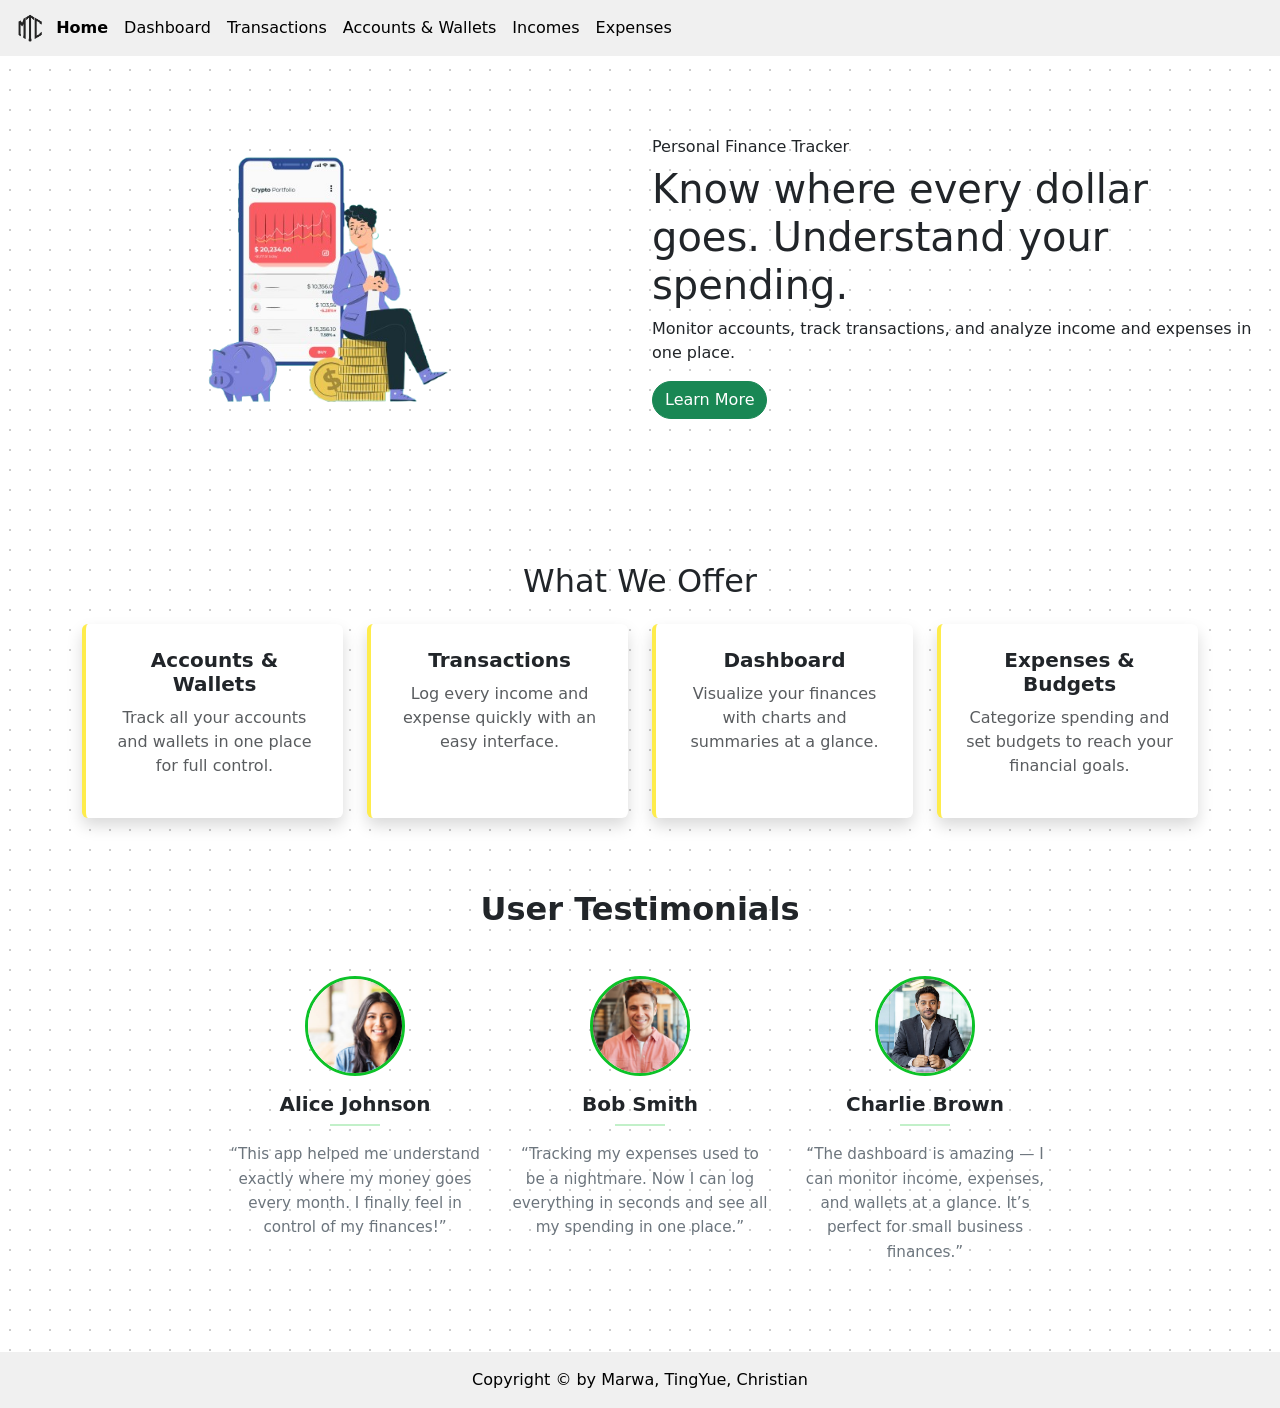
<file: index.html>
<!DOCTYPE html>
<html lang="en">

<head>
    <meta charset="UTF-8">
    <meta name="viewport" content="width=device-width, initial-scale=1.0">
    <link rel="stylesheet" type="text/css" media="screen" href="asset/css/index.css" />
    <link rel="stylesheet" type="text/css" media="screen" href="asset/css/custom.css" />
    <link href="https://cdn.jsdelivr.net/npm/bootstrap@5.3.3/dist/css/bootstrap.min.css" rel="stylesheet" />
    <link href="https://fonts.googleapis.com/css?family=Titillium+Web:400,600,700" rel="stylesheet" />
    <title>Personal Finance Tracker</title>
</head>

<body class="home-body">
    <header>
        <nav class="navbar navbar-expand-sm navbar-dark">
            <div class="container-fluid">
                <img src="asset/img/logo.png" class="navbar-brand-img" alt="Logo" />
                <button class="navbar-toggler" type="button" data-bs-toggle="collapse"
                    data-bs-target="#collapsibleNavbar">
                    <span class="navbar-toggler-icon"></span>
                </button>
                <div class="collapse navbar-collapse" id="collapsibleNavbar">
                    <ul class="navbar-nav">
                        <li class="nav-item">
                            <a class="nav-link active" href="index.html">Home</a>
                        </li>
                        <li class="nav-item active">
                            <a class="nav-link " href="dashboard.html">Dashboard</a>
                        </li>
                        <li class="nav-item">
                            <a class="nav-link" href="transactions.html">Transactions</a>
                        </li>
                        <li>
                            <a class="nav-link" href="accountWallets.html">Accounts & Wallets</a>
                        </li>
                        <li class="nav-item">
                            <a class="nav-link" href="incomes.html">Incomes</a>
                        </li>
                        <li class="nav-item">
                            <a class="nav-link" href="expenses.html">Expenses</a>
                        </li>
                    </ul>
                </div>
            </div>
        </nav>
    </header>

    <section class="hero">
        <div class="container-fluid">
            <div class="row align-items-center">
                <div class="col-lg-6 hero-image">
                    <img src="asset/img/demo.png">
                </div>

                <div class="col-lg-6">
                    <h6>Personal Finance Tracker</h6>
                    <h1>Know where every dollar goes. Understand your<br>spending.</h1>
                    <p>Monitor accounts, track transactions, and analyze income and expenses in one place.</p>
                    <button type="button" class="btn btn-success rounded-pill learn-more-btn"
                        onclick="document.getElementById('what-we-offer').scrollIntoView({ behavior: 'smooth' });">Learn
                        More</button>
                </div>
            </div>

            <!-- What We Offer Section -->
            <div id="what-we-offer" class="container offer-container">
                <h2 class="mb-4 text-center">What We Offer</h2>

                <div class="row text-center">
                    <!-- Feature 1 -->
                    <div class="col-lg-3 col-md-6 mb-4">
                        <div class="offer-card shadow p-4 rounded h-100 bg-white">
                            <h5>Accounts & Wallets</h5>
                            <p class="text-muted">
                                Track all your accounts and wallets in one place for full control.
                            </p>
                        </div>
                    </div>

                    <!-- Feature 2 -->
                    <div class="col-lg-3 col-md-6 mb-4">
                        <div class="offer-card shadow p-4 rounded h-100 bg-white">
                            <h5>Transactions</h5>
                            <p class="text-muted">
                                Log every income and expense quickly with an easy interface.
                            </p>
                        </div>
                    </div>

                    <!-- Feature 3 -->
                    <div class="col-lg-3 col-md-6 mb-4">
                        <div class="offer-card shadow p-4 rounded h-100 bg-white">
                            <h5>Dashboard</h5>
                            <p class="text-muted">
                                Visualize your finances with charts and summaries at a glance.
                            </p>
                        </div>
                    </div>

                    <!-- Feature 4 -->
                    <div class="col-lg-3 col-md-6 mb-4">
                        <div class="offer-card shadow p-4 rounded h-100 bg-white">
                            <h5>Expenses & Budgets</h5>
                            <p class="text-muted">
                                Categorize spending and set budgets to reach your financial goals.
                            </p>
                        </div>
                    </div>
                </div>
            </div>

            <!-- User Testimonials Section -->
            <div class="container mt-5">
                <h2 class="section-title text-center mb-5">User Testimonials</h2>

                <div class="row justify-content-center">
                    <!-- Testimonial 1 -->
                    <div class="col-lg-3 col-md-6 text-center mb-5">
                        <img src="asset/img/user1.jpg" alt="Alice Johnson" class="testimonial-avatar mb-3">
                        <h5 class="testimonial-name mb-2">Alice Johnson</h5>
                        <hr class="testimonial-divider mx-auto">
                        <p class="testimonial-quote mt-3">
                            “This app helped me understand exactly where my money goes every month. I finally feel in
                            control of my finances!”
                        </p>
                    </div>

                    <!-- Testimonial 2 -->
                    <div class="col-lg-3 col-md-6 text-center mb-5">
                        <img src="asset/img/user2.jpg" alt="Bob Smith" class="testimonial-avatar mb-3">
                        <h5 class="testimonial-name mb-2">Bob Smith</h5>
                        <hr class="testimonial-divider mx-auto">
                        <p class="testimonial-quote mt-3">
                            “Tracking my expenses used to be a nightmare. Now I can log everything in seconds and see
                            all my spending in one place.”
                        </p>
                    </div>

                    <!-- Testimonial 3 -->
                    <div class="col-lg-3 col-md-6 text-center mb-5">
                        <img src="asset/img/user3.jpg" alt="Charlie Brown" class="testimonial-avatar mb-3">
                        <h5 class="testimonial-name mb-2">Charlie Brown</h5>
                        <hr class="testimonial-divider mx-auto">
                        <p class="testimonial-quote mt-3">
                            “The dashboard is amazing — I can monitor income, expenses, and wallets at a glance. It’s
                            perfect for small business finances.”
                        </p>
                    </div>
                </div>
            </div>
    </section>

    <!-- Footer -->
    <footer class="footer text-center text-black py-3 mt-4">
        <div class="container">
            Copyright &copy; by Marwa, TingYue, Christian
        </div>
    </footer>

    <script src="https://cdn.jsdelivr.net/npm/bootstrap@5.3.3/dist/js/bootstrap.bundle.min.js"></script>
</body>

</html>
</file>
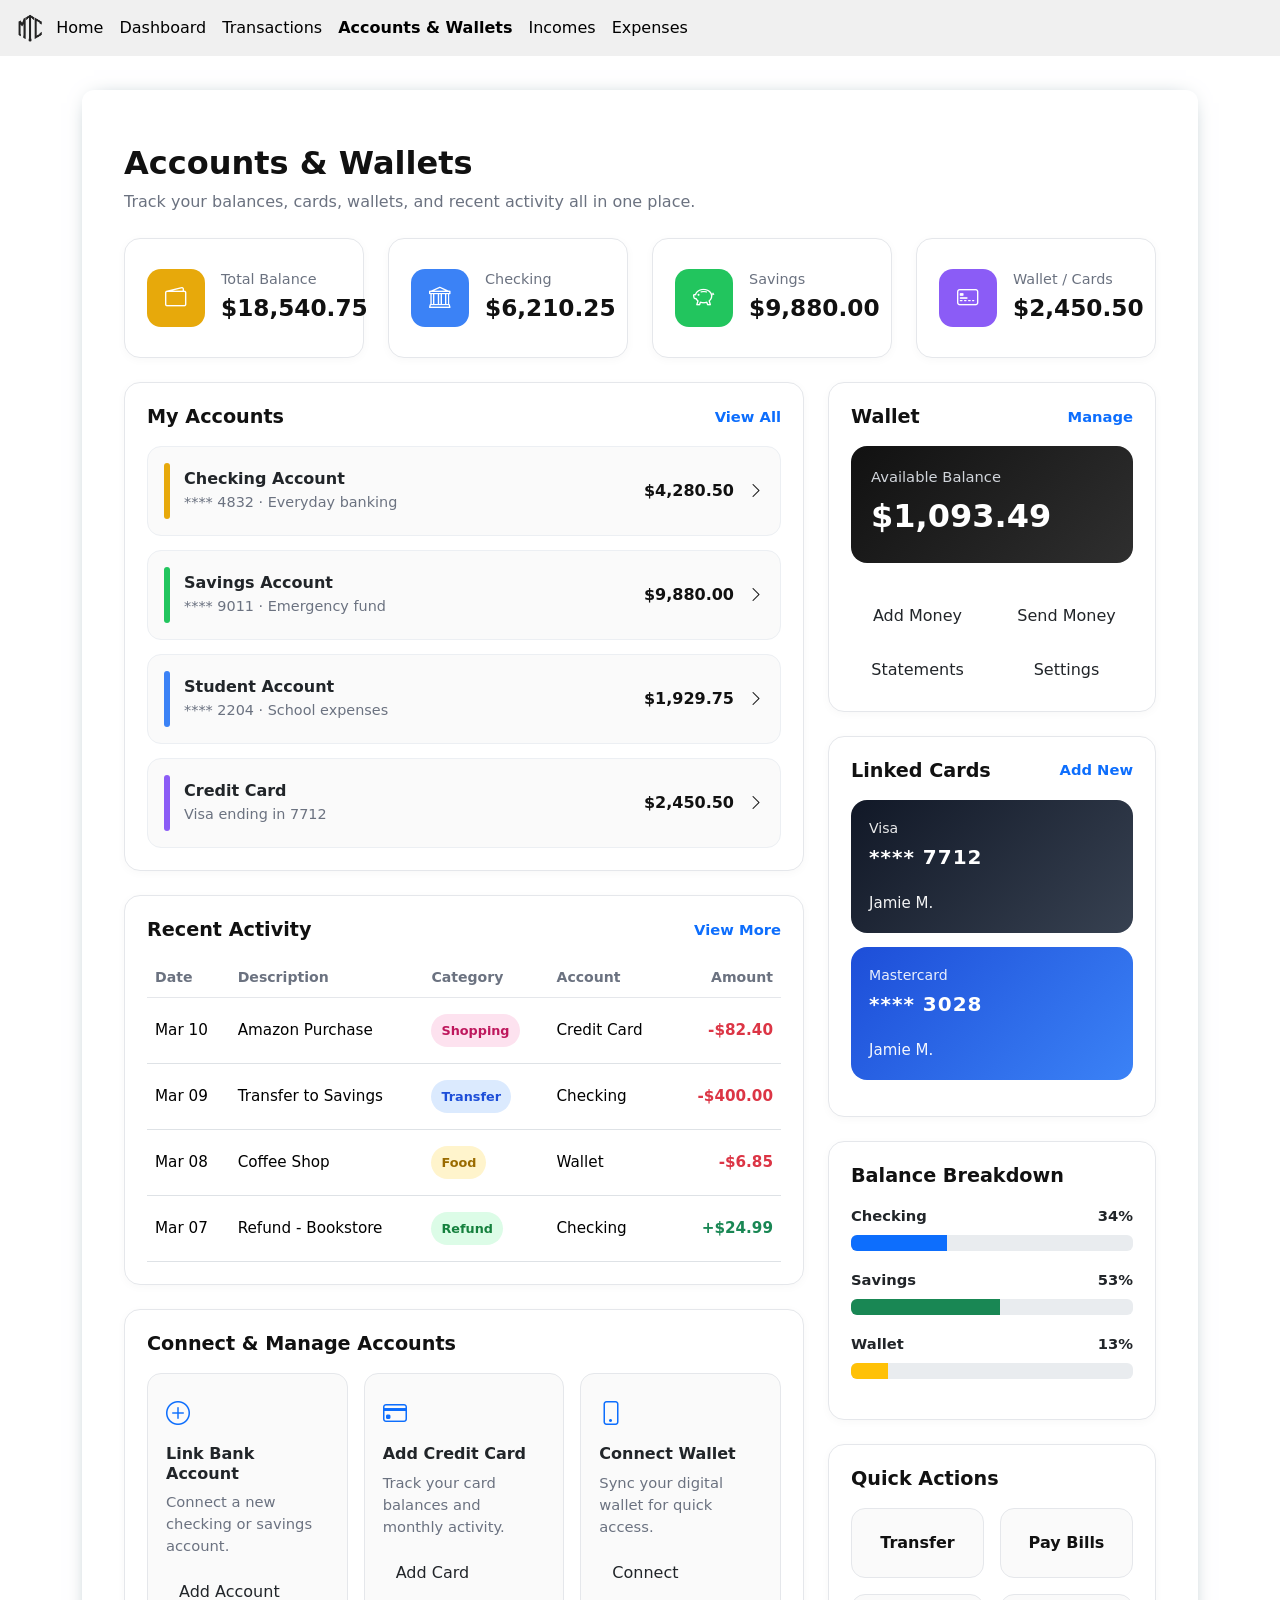
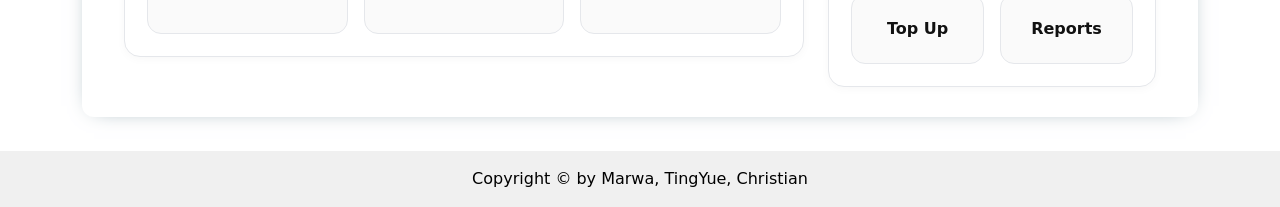
<file: accountWallets.html>
<!doctype html>
<html lang="en">

<head>
    <!-- Page setup / styles -->
    <meta charset="UTF-8" />
    <meta name="viewport" content="width=device-width, initial-scale=1.0" />
    <title>Accounts & Wallets - Personal Finance Tracker</title>

    <link rel="stylesheet" href="./asset/css/custom.css" />
    <link rel="stylesheet" href="./asset/css/accountWallets.css" />
    <link href="https://cdn.jsdelivr.net/npm/bootstrap@5.3.3/dist/css/bootstrap.min.css" rel="stylesheet" />
    <link href="https://fonts.googleapis.com/css?family=Titillium+Web:400,600,700" rel="stylesheet" />
    <link rel="stylesheet" href="https://cdn.jsdelivr.net/npm/bootstrap-icons@1.11.3/font/bootstrap-icons.min.css" />
</head>

<body>
    <!-- Navigation bar -->
    <header>
        <nav class="navbar navbar-expand-sm navbar-dark">
            <div class="container-fluid">
                <img src="asset/img/logo.png" class="navbar-brand-img" alt="Logo" />
                <button class="navbar-toggler" type="button" data-bs-toggle="collapse"
                    data-bs-target="#collapsibleNavbar">
                    <span class="navbar-toggler-icon"></span>
                </button>
                <div class="collapse navbar-collapse" id="collapsibleNavbar">
                    <ul class="navbar-nav">
                        <li class="nav-item">
                            <a class="nav-link" href="index.html">Home</a>
                        </li>
                        <li class="nav-item active">
                            <a class="nav-link" href="dashboard.html">Dashboard</a>
                        </li>
                        <li class="nav-item">
                            <a class="nav-link" href="transactions.html">Transactions</a>
                        </li>
                        <li>
                            <a class="nav-link active" href="accountWallets.html">Accounts & Wallets</a>
                        </li>
                        <li class="nav-item">
                            <a class="nav-link" href="incomes.html">Incomes</a>
                        </li>
                        <li class="nav-item">
                            <a class="nav-link" href="expenses.html">Expenses</a>
                        </li>
                    </ul>
                </div>
            </div>
        </nav>
    </header>

    <!-- Main page content -->
    <div id="wrapper">
        <div class="content-area">
            <div class="container-xl mt-4">
                <div class="row">
                    <div class="col-md-12">
                        <div class="box" style="padding: 30px;">
                            <main class="accounts-page container">
                                <!-- Page heading -->
                                <div class="page-heading mb-4">
                                    <h1>Accounts &amp; Wallets</h1>
                                    <p>
                                        Track your balances, cards, wallets, and recent activity all
                                        in one place.
                                    </p>
                                </div>

                                <!-- Top summary cards -->
                                <div class="row g-4 mb-4">
                                    <div class="col-md-6 col-xl-3">
                                        <div class="dashboard-card summary-card">
                                            <div class="summary-icon gold-bg">
                                                <i class="bi bi-wallet2"></i>
                                            </div>
                                            <div>
                                                <h6>Total Balance</h6>
                                                <h3>$18,540.75</h3>
                                            </div>
                                        </div>
                                    </div>

                                    <div class="col-md-6 col-xl-3">
                                        <div class="dashboard-card summary-card">
                                            <div class="summary-icon blue-bg">
                                                <i class="bi bi-bank"></i>
                                            </div>
                                            <div>
                                                <h6>Checking</h6>
                                                <h3>$6,210.25</h3>
                                            </div>
                                        </div>
                                    </div>

                                    <div class="col-md-6 col-xl-3">
                                        <div class="dashboard-card summary-card">
                                            <div class="summary-icon green-bg">
                                                <i class="bi bi-piggy-bank"></i>
                                            </div>
                                            <div>
                                                <h6>Savings</h6>
                                                <h3>$9,880.00</h3>
                                            </div>
                                        </div>
                                    </div>

                                    <div class="col-md-6 col-xl-3">
                                        <div class="dashboard-card summary-card">
                                            <div class="summary-icon purple-bg">
                                                <i class="bi bi-credit-card-2-front"></i>
                                            </div>
                                            <div>
                                                <h6>Wallet / Cards</h6>
                                                <h3>$2,450.50</h3>
                                            </div>
                                        </div>
                                    </div>
                                </div>

                                <div class="row g-4">
                                    <!-- Left column -->
                                    <div class="col-xl-8">
                                        <!-- Accounts list -->
                                        <div class="dashboard-card mb-4">
                                            <div class="section-top">
                                                <h4>My Accounts</h4>
                                                <a href="#">View All</a>
                                            </div>

                                            <div class="account-item">
                                                <div class="account-left">
                                                    <div class="account-strip gold-bg"></div>
                                                    <div>
                                                        <h5>Checking Account</h5>
                                                        <p>**** 4832 · Everyday banking</p>
                                                    </div>
                                                </div>
                                                <div class="account-right">
                                                    <strong>$4,280.50</strong>
                                                    <i class="bi bi-chevron-right"></i>
                                                </div>
                                            </div>

                                            <div class="account-item">
                                                <div class="account-left">
                                                    <div class="account-strip green-bg"></div>
                                                    <div>
                                                        <h5>Savings Account</h5>
                                                        <p>**** 9011 · Emergency fund</p>
                                                    </div>
                                                </div>
                                                <div class="account-right">
                                                    <strong>$9,880.00</strong>
                                                    <i class="bi bi-chevron-right"></i>
                                                </div>
                                            </div>

                                            <div class="account-item">
                                                <div class="account-left">
                                                    <div class="account-strip blue-bg"></div>
                                                    <div>
                                                        <h5>Student Account</h5>
                                                        <p>**** 2204 · School expenses</p>
                                                    </div>
                                                </div>
                                                <div class="account-right">
                                                    <strong>$1,929.75</strong>
                                                    <i class="bi bi-chevron-right"></i>
                                                </div>
                                            </div>

                                            <div class="account-item mb-0">
                                                <div class="account-left">
                                                    <div class="account-strip purple-bg"></div>
                                                    <div>
                                                        <h5>Credit Card</h5>
                                                        <p>Visa ending in 7712</p>
                                                    </div>
                                                </div>
                                                <div class="account-right">
                                                    <strong>$2,450.50</strong>
                                                    <i class="bi bi-chevron-right"></i>
                                                </div>
                                            </div>
                                        </div>

                                        <!-- Recent transactions/activity -->
                                        <div class="dashboard-card mb-4">
                                            <div class="section-top">
                                                <h4>Recent Activity</h4>
                                                <a href="#">View More</a>
                                            </div>

                                            <div class="table-responsive">
                                                <table class="table activity-table align-middle mb-0">
                                                    <thead>
                                                        <tr>
                                                            <th>Date</th>
                                                            <th>Description</th>
                                                            <th>Category</th>
                                                            <th>Account</th>
                                                            <th class="text-end">Amount</th>
                                                        </tr>
                                                    </thead>
                                                    <tbody>
                                                        <tr>
                                                            <td>Mar 10</td>
                                                            <td>Amazon Purchase</td>
                                                            <td>
                                                                <span class="soft-badge pink-badge">Shopping</span>
                                                            </td>
                                                            <td>Credit Card</td>
                                                            <td class="text-end text-danger fw-bold">
                                                                -$82.40
                                                            </td>
                                                        </tr>
                                                        <tr>
                                                            <td>Mar 09</td>
                                                            <td>Transfer to Savings</td>
                                                            <td>
                                                                <span class="soft-badge blue-badge">Transfer</span>
                                                            </td>
                                                            <td>Checking</td>
                                                            <td class="text-end text-danger fw-bold">
                                                                -$400.00
                                                            </td>
                                                        </tr>
                                                        <tr>
                                                            <td>Mar 08</td>
                                                            <td>Coffee Shop</td>
                                                            <td>
                                                                <span class="soft-badge yellow-badge">Food</span>
                                                            </td>
                                                            <td>Wallet</td>
                                                            <td class="text-end text-danger fw-bold">
                                                                -$6.85
                                                            </td>
                                                        </tr>
                                                        <tr>
                                                            <td>Mar 07</td>
                                                            <td>Refund - Bookstore</td>
                                                            <td>
                                                                <span class="soft-badge green-badge">Refund</span>
                                                            </td>
                                                            <td>Checking</td>
                                                            <td class="text-end text-success fw-bold">
                                                                +$24.99
                                                            </td>
                                                        </tr>
                                                    </tbody>
                                                </table>
                                            </div>
                                        </div>

                                        <!-- Account management section -->
                                        <div class="dashboard-card">
                                            <div class="section-top">
                                                <h4>Connect &amp; Manage Accounts</h4>
                                            </div>

                                            <div class="row g-3">
                                                <div class="col-md-4">
                                                    <div class="manage-box">
                                                        <i class="bi bi-plus-circle"></i>
                                                        <h6>Link Bank Account</h6>
                                                        <p>
                                                            Connect a new checking or savings
                                                            account.
                                                        </p>
                                                        <button class="btn manage-btn">
                                                            Add Account
                                                        </button>
                                                    </div>
                                                </div>

                                                <div class="col-md-4">
                                                    <div class="manage-box">
                                                        <i class="bi bi-credit-card"></i>
                                                        <h6>Add Credit Card</h6>
                                                        <p>
                                                            Track your card balances and monthly
                                                            activity.
                                                        </p>
                                                        <button class="btn manage-btn">
                                                            Add Card
                                                        </button>
                                                    </div>
                                                </div>

                                                <div class="col-md-4">
                                                    <div class="manage-box">
                                                        <i class="bi bi-phone"></i>
                                                        <h6>Connect Wallet</h6>
                                                        <p>
                                                            Sync your digital wallet for quick
                                                            access.
                                                        </p>
                                                        <button class="btn manage-btn">
                                                            Connect
                                                        </button>
                                                    </div>
                                                </div>
                                            </div>
                                        </div>
                                    </div>

                                    <!-- Right column -->
                                    <div class="col-xl-4">
                                        <!-- Wallet panel -->
                                        <div class="dashboard-card mb-4">
                                            <div class="section-top">
                                                <h4>Wallet</h4>
                                                <a href="#">Manage</a>
                                            </div>

                                            <div class="wallet-box">
                                                <p>Available Balance</p>
                                                <h2>$1,093.49</h2>

                                            </div>

                                            <div class="row g-3 mt-1">
                                                <div class="col-6">
                                                    <button class="btn quick-btn w-100">
                                                        Add Money
                                                    </button>
                                                </div>
                                                <div class="col-6">
                                                    <button class="btn quick-btn w-100">
                                                        Send Money
                                                    </button>
                                                </div>
                                                <div class="col-6">
                                                    <button class="btn quick-btn w-100">
                                                        Statements
                                                    </button>
                                                </div>
                                                <div class="col-6">
                                                    <button class="btn quick-btn w-100">
                                                        Settings
                                                    </button>
                                                </div>
                                            </div>
                                        </div>

                                        <!-- Linked cards -->
                                        <div class="dashboard-card mb-4">
                                            <div class="section-top">
                                                <h4>Linked Cards</h4>
                                                <a href="#">Add New</a>
                                            </div>

                                            <div class="mini-card dark-card">
                                                <p>Visa</p>
                                                <h5>**** 7712</h5>
                                                <span>Jamie M.</span>
                                            </div>

                                            <div class="mini-card blue-card">
                                                <p>Mastercard</p>
                                                <h5>**** 3028</h5>
                                                <span>Jamie M.</span>
                                            </div>
                                        </div>

                                        <!-- Balance breakdown -->
                                        <div class="dashboard-card mb-4">
                                            <div class="section-top">
                                                <h4>Balance Breakdown</h4>
                                            </div>

                                            <div class="breakdown-item">
                                                <div class="d-flex justify-content-between">
                                                    <span>Checking</span>
                                                    <span>34%</span>
                                                </div>
                                                <div class="progress">
                                                    <div class="progress-bar bg-primary" style="width: 34%"></div>
                                                </div>
                                            </div>

                                            <div class="breakdown-item">
                                                <div class="d-flex justify-content-between">
                                                    <span>Savings</span>
                                                    <span>53%</span>
                                                </div>
                                                <div class="progress">
                                                    <div class="progress-bar bg-success" style="width: 53%"></div>
                                                </div>
                                            </div>

                                            <div class="breakdown-item">
                                                <div class="d-flex justify-content-between">
                                                    <span>Wallet</span>
                                                    <span>13%</span>
                                                </div>
                                                <div class="progress">
                                                    <div class="progress-bar bg-warning" style="width: 13%"></div>
                                                </div>
                                            </div>
                                        </div>

                                        <!-- Quick action buttons -->
                                        <div class="dashboard-card">
                                            <div class="section-top">
                                                <h4>Quick Actions</h4>
                                            </div>

                                            <div class="row g-3">
                                                <div class="col-6">
                                                    <div class="action-box">Transfer</div>
                                                </div>
                                                <div class="col-6">
                                                    <div class="action-box">Pay Bills</div>
                                                </div>
                                                <div class="col-6">
                                                    <div class="action-box">Top Up</div>
                                                </div>
                                                <div class="col-6">
                                                    <div class="action-box">Reports</div>
                                                </div>
                                            </div>
                                        </div>
                                    </div>
                                </div>
                            </main>
                        </div>
                    </div>
                </div>
            </div>
        </div>
    </div>

    <!-- Footer -->
    <footer class="footer text-center text-black py-3 mt-4">
        <div class="container">
            Copyright &copy; by Marwa, TingYue, Christian
        </div>
    </footer>

    <script src="https://cdn.jsdelivr.net/npm/bootstrap@5.3.3/dist/js/bootstrap.bundle.min.js"></script>
</body>

</html>
</file>
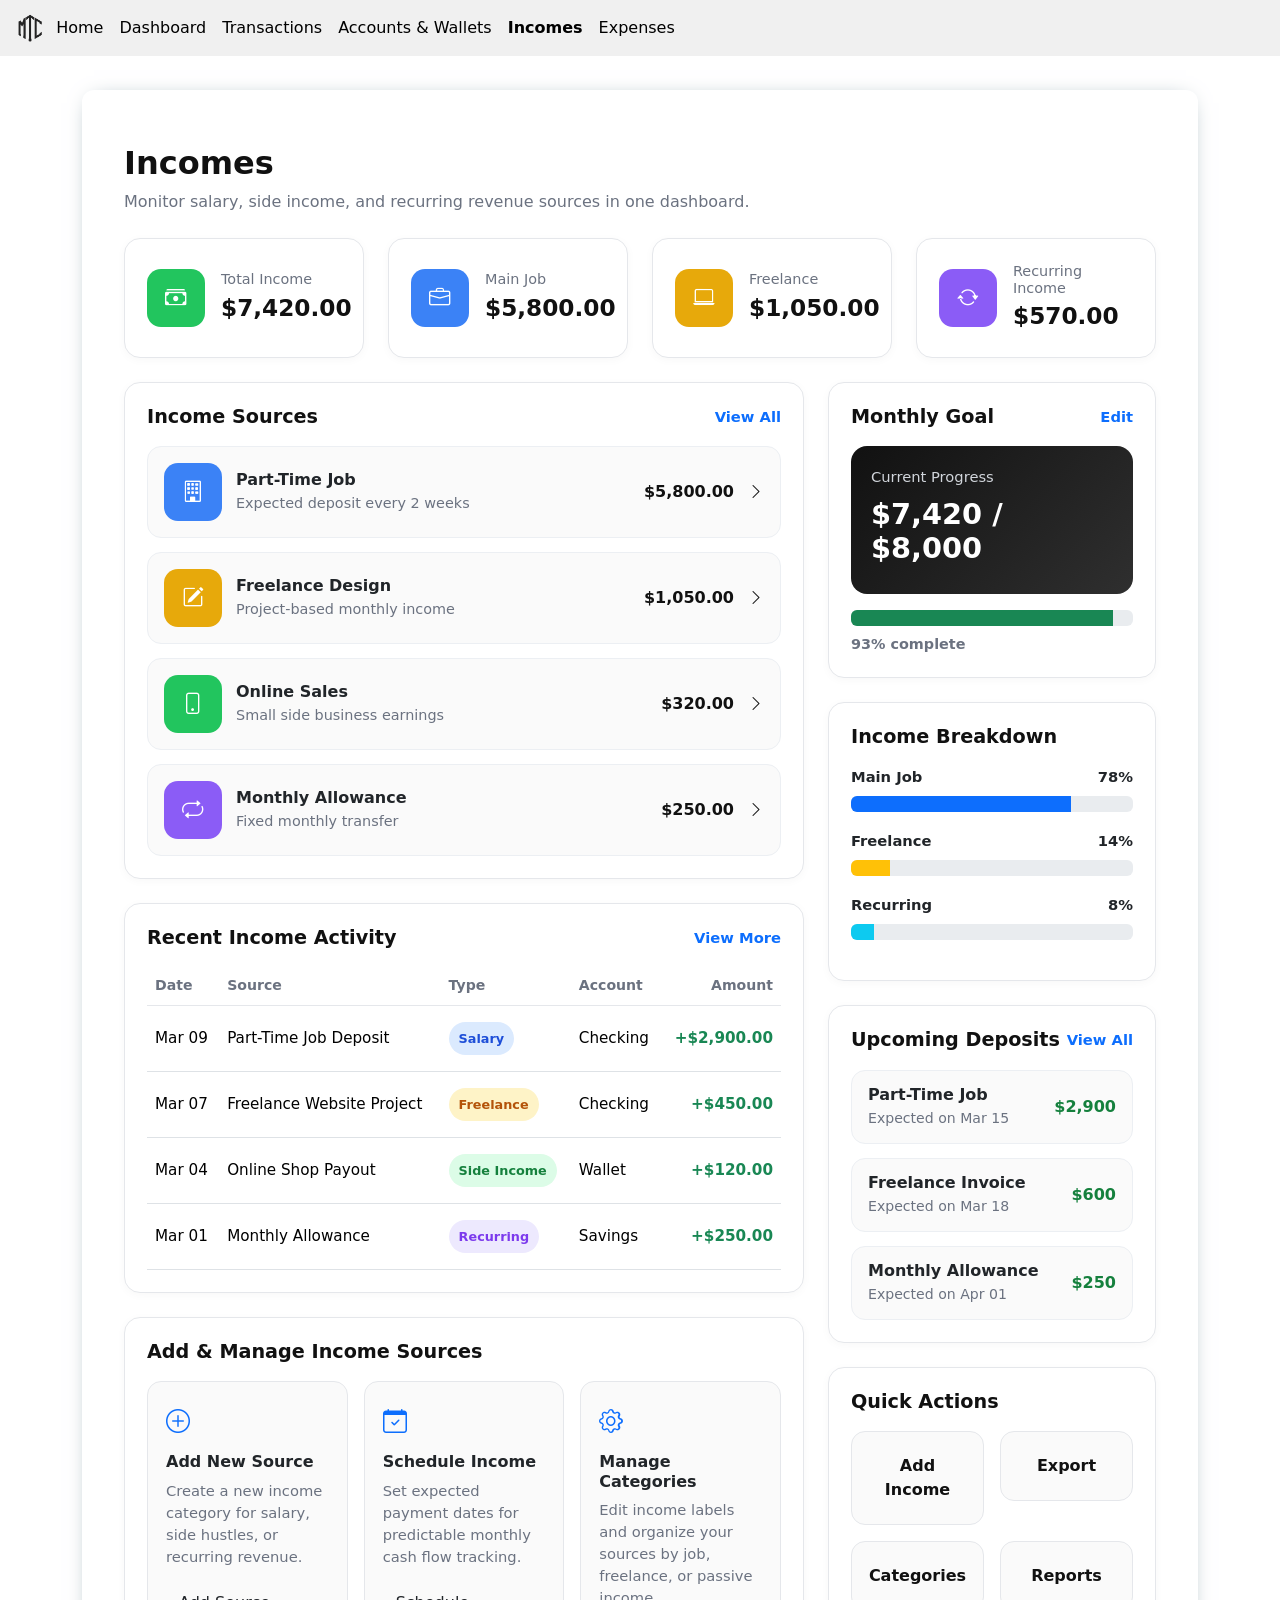
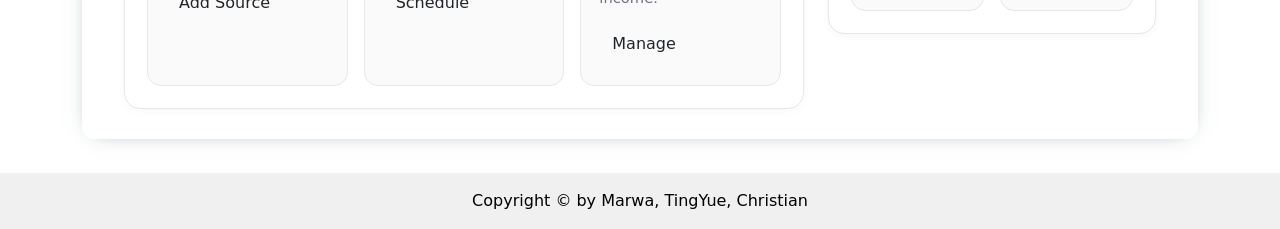
<file: incomes.html>
<!doctype html>
<html lang="en">

<head>
    <!-- Page setup / styles -->
    <meta charset="UTF-8" />
    <meta name="viewport" content="width=device-width, initial-scale=1.0" />
    <title>Incomes - Personal Finance Tracker</title>
    <link rel="stylesheet" type="text/css" media="screen" href="./asset/css/income.css" />
    <link rel="stylesheet" type="text/css" media="screen" href="./asset/css/custom.css" />

    <link href="https://cdn.jsdelivr.net/npm/bootstrap@5.3.3/dist/css/bootstrap.min.css" rel="stylesheet" />
    <link href="https://cdn.jsdelivr.net/npm/bootstrap@5.3.3/dist/css/bootstrap.min.css" rel="stylesheet" />
    <link rel="stylesheet" href="https://cdn.jsdelivr.net/npm/bootstrap-icons@1.11.3/font/bootstrap-icons.min.css" />
</head>

<body>
    <!-- Navigation bar -->
    <header>
        <nav class="navbar navbar-expand-sm navbar-dark">
            <div class="container-fluid">
                <img src="asset/img/logo.png" class="navbar-brand-img" alt="Logo" />
                <button class="navbar-toggler" type="button" data-bs-toggle="collapse"
                    data-bs-target="#collapsibleNavbar">
                    <span class="navbar-toggler-icon"></span>
                </button>
                <div class="collapse navbar-collapse" id="collapsibleNavbar">
                    <ul class="navbar-nav">
                        <li class="nav-item">
                            <a class="nav-link" href="index.html">Home</a>
                        </li>
                        <li class="nav-item active">
                            <a class="nav-link " href="dashboard.html">Dashboard</a>
                        </li>
                        <li class="nav-item">
                            <a class="nav-link" href="transactions.html">Transactions</a>
                        </li>
                        <li>
                            <a class="nav-link" href="accountWallets.html">Accounts & Wallets</a>
                        </li>
                        <li class="nav-item">
                            <a class="nav-link active" href="incomes.html">Incomes</a>
                        </li>
                        <li class="nav-item">
                            <a class="nav-link" href="expenses.html">Expenses</a>
                        </li>
                    </ul>
                </div>
            </div>
        </nav>
    </header>

    <!-- Main page content -->
    <div id="wrapper">
        <div class="content-area">
            <div class="container-xl mt-4">
                <div class="row">
                    <div class="col-md-12">
                        <div class="box" style="padding: 30px;">
                            <main class="incomes-page container-xl">
                                <!-- Page heading -->
                                <div class="page-heading mb-4">
                                    <h1>Incomes</h1>
                                    <p>
                                        Monitor salary, side income, and recurring revenue sources
                                        in one dashboard.
                                    </p>
                                </div>

                                <!-- Top summary cards -->
                                <div class="row g-4 mb-4">
                                    <div class="col-md-6 col-xl-3">
                                        <div class="income-card summary-card">
                                            <div class="summary-icon green-bg">
                                                <i class="bi bi-cash-stack"></i>
                                            </div>
                                            <div>
                                                <h6>Total Income</h6>
                                                <h3>$7,420.00</h3>
                                            </div>
                                        </div>
                                    </div>

                                    <div class="col-md-6 col-xl-3">
                                        <div class="income-card summary-card">
                                            <div class="summary-icon blue-bg">
                                                <i class="bi bi-briefcase"></i>
                                            </div>
                                            <div>
                                                <h6>Main Job</h6>
                                                <h3>$5,800.00</h3>
                                            </div>
                                        </div>
                                    </div>

                                    <div class="col-md-6 col-xl-3">
                                        <div class="income-card summary-card">
                                            <div class="summary-icon gold-bg">
                                                <i class="bi bi-laptop"></i>
                                            </div>
                                            <div>
                                                <h6>Freelance</h6>
                                                <h3>$1,050.00</h3>
                                            </div>
                                        </div>
                                    </div>

                                    <div class="col-md-6 col-xl-3">
                                        <div class="income-card summary-card">
                                            <div class="summary-icon purple-bg">
                                                <i class="bi bi-arrow-repeat"></i>
                                            </div>
                                            <div>
                                                <h6>Recurring Income</h6>
                                                <h3>$570.00</h3>
                                            </div>
                                        </div>
                                    </div>
                                </div>

                                <div class="row g-4">
                                    <!-- Left column -->
                                    <div class="col-xl-8">
                                        <!-- Income sources -->
                                        <div class="income-card mb-4">
                                            <div class="section-top">
                                                <h4>Income Sources</h4>
                                                <a href="#">View All</a>
                                            </div>

                                            <div class="source-item">
                                                <div class="source-left">
                                                    <div class="source-icon blue-bg">
                                                        <i class="bi bi-building"></i>
                                                    </div>
                                                    <div>
                                                        <h5>Part-Time Job</h5>
                                                        <p>Expected deposit every 2 weeks</p>
                                                    </div>
                                                </div>
                                                <div class="source-right">
                                                    <strong>$5,800.00</strong>
                                                    <i class="bi bi-chevron-right"></i>
                                                </div>
                                            </div>

                                            <div class="source-item">
                                                <div class="source-left">
                                                    <div class="source-icon gold-bg">
                                                        <i class="bi bi-pencil-square"></i>
                                                    </div>
                                                    <div>
                                                        <h5>Freelance Design</h5>
                                                        <p>Project-based monthly income</p>
                                                    </div>
                                                </div>
                                                <div class="source-right">
                                                    <strong>$1,050.00</strong>
                                                    <i class="bi bi-chevron-right"></i>
                                                </div>
                                            </div>

                                            <div class="source-item">
                                                <div class="source-left">
                                                    <div class="source-icon green-bg">
                                                        <i class="bi bi-phone"></i>
                                                    </div>
                                                    <div>
                                                        <h5>Online Sales</h5>
                                                        <p>Small side business earnings</p>
                                                    </div>
                                                </div>
                                                <div class="source-right">
                                                    <strong>$320.00</strong>
                                                    <i class="bi bi-chevron-right"></i>
                                                </div>
                                            </div>

                                            <div class="source-item mb-0">
                                                <div class="source-left">
                                                    <div class="source-icon purple-bg">
                                                        <i class="bi bi-repeat"></i>
                                                    </div>
                                                    <div>
                                                        <h5>Monthly Allowance</h5>
                                                        <p>Fixed monthly transfer</p>
                                                    </div>
                                                </div>
                                                <div class="source-right">
                                                    <strong>$250.00</strong>
                                                    <i class="bi bi-chevron-right"></i>
                                                </div>
                                            </div>
                                        </div>

                                        <!-- Recent income activity -->
                                        <div class="income-card mb-4">
                                            <div class="section-top">
                                                <h4>Recent Income Activity</h4>
                                                <a href="#">View More</a>
                                            </div>

                                            <div class="table-responsive">
                                                <table class="table income-table align-middle mb-0">
                                                    <thead>
                                                        <tr>
                                                            <th>Date</th>
                                                            <th>Source</th>
                                                            <th>Type</th>
                                                            <th>Account</th>
                                                            <th class="text-end">Amount</th>
                                                        </tr>
                                                    </thead>
                                                    <tbody>
                                                        <tr>
                                                            <td>Mar 09</td>
                                                            <td>Part-Time Job Deposit</td>
                                                            <td>
                                                                <span class="soft-badge blue-badge">Salary</span>
                                                            </td>
                                                            <td>Checking</td>
                                                            <td class="text-end text-success fw-bold">
                                                                +$2,900.00
                                                            </td>
                                                        </tr>
                                                        <tr>
                                                            <td>Mar 07</td>
                                                            <td>Freelance Website Project</td>
                                                            <td>
                                                                <span class="soft-badge gold-badge">Freelance</span>
                                                            </td>
                                                            <td>Checking</td>
                                                            <td class="text-end text-success fw-bold">
                                                                +$450.00
                                                            </td>
                                                        </tr>
                                                        <tr>
                                                            <td>Mar 04</td>
                                                            <td>Online Shop Payout</td>
                                                            <td>
                                                                <span class="soft-badge green-badge">Side Income</span>
                                                            </td>
                                                            <td>Wallet</td>
                                                            <td class="text-end text-success fw-bold">
                                                                +$120.00
                                                            </td>
                                                        </tr>
                                                        <tr>
                                                            <td>Mar 01</td>
                                                            <td>Monthly Allowance</td>
                                                            <td>
                                                                <span class="soft-badge purple-badge">Recurring</span>
                                                            </td>
                                                            <td>Savings</td>
                                                            <td class="text-end text-success fw-bold">
                                                                +$250.00
                                                            </td>
                                                        </tr>
                                                    </tbody>
                                                </table>
                                            </div>
                                        </div>

                                        <!-- Manage income section -->
                                        <div class="income-card">
                                            <div class="section-top">
                                                <h4>Add & Manage Income Sources</h4>
                                            </div>

                                            <div class="row g-3">
                                                <div class="col-md-4">
                                                    <div class="manage-box">
                                                        <i class="bi bi-plus-circle"></i>
                                                        <h6>Add New Source</h6>
                                                        <p>
                                                            Create a new income category for salary,
                                                            side hustles, or recurring revenue.
                                                        </p>
                                                        <button class="btn manage-btn">
                                                            Add Source
                                                        </button>
                                                    </div>
                                                </div>

                                                <div class="col-md-4">
                                                    <div class="manage-box">
                                                        <i class="bi bi-calendar-check"></i>
                                                        <h6>Schedule Income</h6>
                                                        <p>
                                                            Set expected payment dates for
                                                            predictable monthly cash flow tracking.
                                                        </p>
                                                        <button class="btn manage-btn">
                                                            Schedule
                                                        </button>
                                                    </div>
                                                </div>

                                                <div class="col-md-4">
                                                    <div class="manage-box">
                                                        <i class="bi bi-gear"></i>
                                                        <h6>Manage Categories</h6>
                                                        <p>
                                                            Edit income labels and organize your
                                                            sources by job, freelance, or passive
                                                            income.
                                                        </p>
                                                        <button class="btn manage-btn">
                                                            Manage
                                                        </button>
                                                    </div>
                                                </div>
                                            </div>
                                        </div>
                                    </div>

                                    <!-- Right column -->
                                    <div class="col-xl-4">
                                        <!-- Monthly goal -->
                                        <div class="income-card mb-4">
                                            <div class="section-top">
                                                <h4>Monthly Goal</h4>
                                                <a href="#">Edit</a>
                                            </div>

                                            <div class="goal-box">
                                                <p>Current Progress</p>
                                                <h2>$7,420 / $8,000</h2>

                                            </div>

                                            <div class="progress goal-progress mt-3">
                                                <div class="progress-bar bg-success" style="width: 93%"></div>
                                            </div>
                                            <p class="goal-percent mt-2">93% complete</p>
                                        </div>

                                        <!-- Income breakdown -->
                                        <div class="income-card mb-4">
                                            <div class="section-top">
                                                <h4>Income Breakdown</h4>
                                            </div>

                                            <div class="breakdown-item">
                                                <div class="d-flex justify-content-between">
                                                    <span>Main Job</span>
                                                    <span>78%</span>
                                                </div>
                                                <div class="progress">
                                                    <div class="progress-bar bg-primary" style="width: 78%"></div>
                                                </div>
                                            </div>

                                            <div class="breakdown-item">
                                                <div class="d-flex justify-content-between">
                                                    <span>Freelance</span>
                                                    <span>14%</span>
                                                </div>
                                                <div class="progress">
                                                    <div class="progress-bar bg-warning" style="width: 14%"></div>
                                                </div>
                                            </div>

                                            <div class="breakdown-item">
                                                <div class="d-flex justify-content-between">
                                                    <span>Recurring</span>
                                                    <span>8%</span>
                                                </div>
                                                <div class="progress">
                                                    <div class="progress-bar bg-info" style="width: 8%"></div>
                                                </div>
                                            </div>
                                        </div>

                                        <!-- Upcoming deposits -->
                                        <div class="income-card mb-4">
                                            <div class="section-top">
                                                <h4>Upcoming Deposits</h4>
                                                <a href="#">View All</a>
                                            </div>

                                            <div class="deposit-item">
                                                <div>
                                                    <h6>Part-Time Job</h6>
                                                    <p>Expected on Mar 15</p>
                                                </div>
                                                <strong>$2,900</strong>
                                            </div>

                                            <div class="deposit-item">
                                                <div>
                                                    <h6>Freelance Invoice</h6>
                                                    <p>Expected on Mar 18</p>
                                                </div>
                                                <strong>$600</strong>
                                            </div>

                                            <div class="deposit-item mb-0">
                                                <div>
                                                    <h6>Monthly Allowance</h6>
                                                    <p>Expected on Apr 01</p>
                                                </div>
                                                <strong>$250</strong>
                                            </div>
                                        </div>

                                        <!-- Quick actions -->
                                        <div class="income-card">
                                            <div class="section-top">
                                                <h4>Quick Actions</h4>
                                            </div>

                                            <div class="row g-3">
                                                <div class="col-6">
                                                    <div class="action-box">Add Income</div>
                                                </div>
                                                <div class="col-6">
                                                    <div class="action-box">Export</div>
                                                </div>
                                                <div class="col-6">
                                                    <div class="action-box">Categories</div>
                                                </div>
                                                <div class="col-6">
                                                    <div class="action-box">Reports</div>
                                                </div>
                                            </div>
                                        </div>
                                    </div>
                                </div>
                            </main>
                        </div>
                    </div>
                </div>
            </div>
        </div>
    </div>

    <!-- Footer -->
    <footer class="footer text-center text-black py-3 mt-4">
        <div class="container">
            Copyright &copy; by Marwa, TingYue, Christian
        </div>
    </footer>

    <script src="https://cdn.jsdelivr.net/npm/bootstrap@5.3.3/dist/js/bootstrap.bundle.min.js"></script>
</body>

</html>
</file>
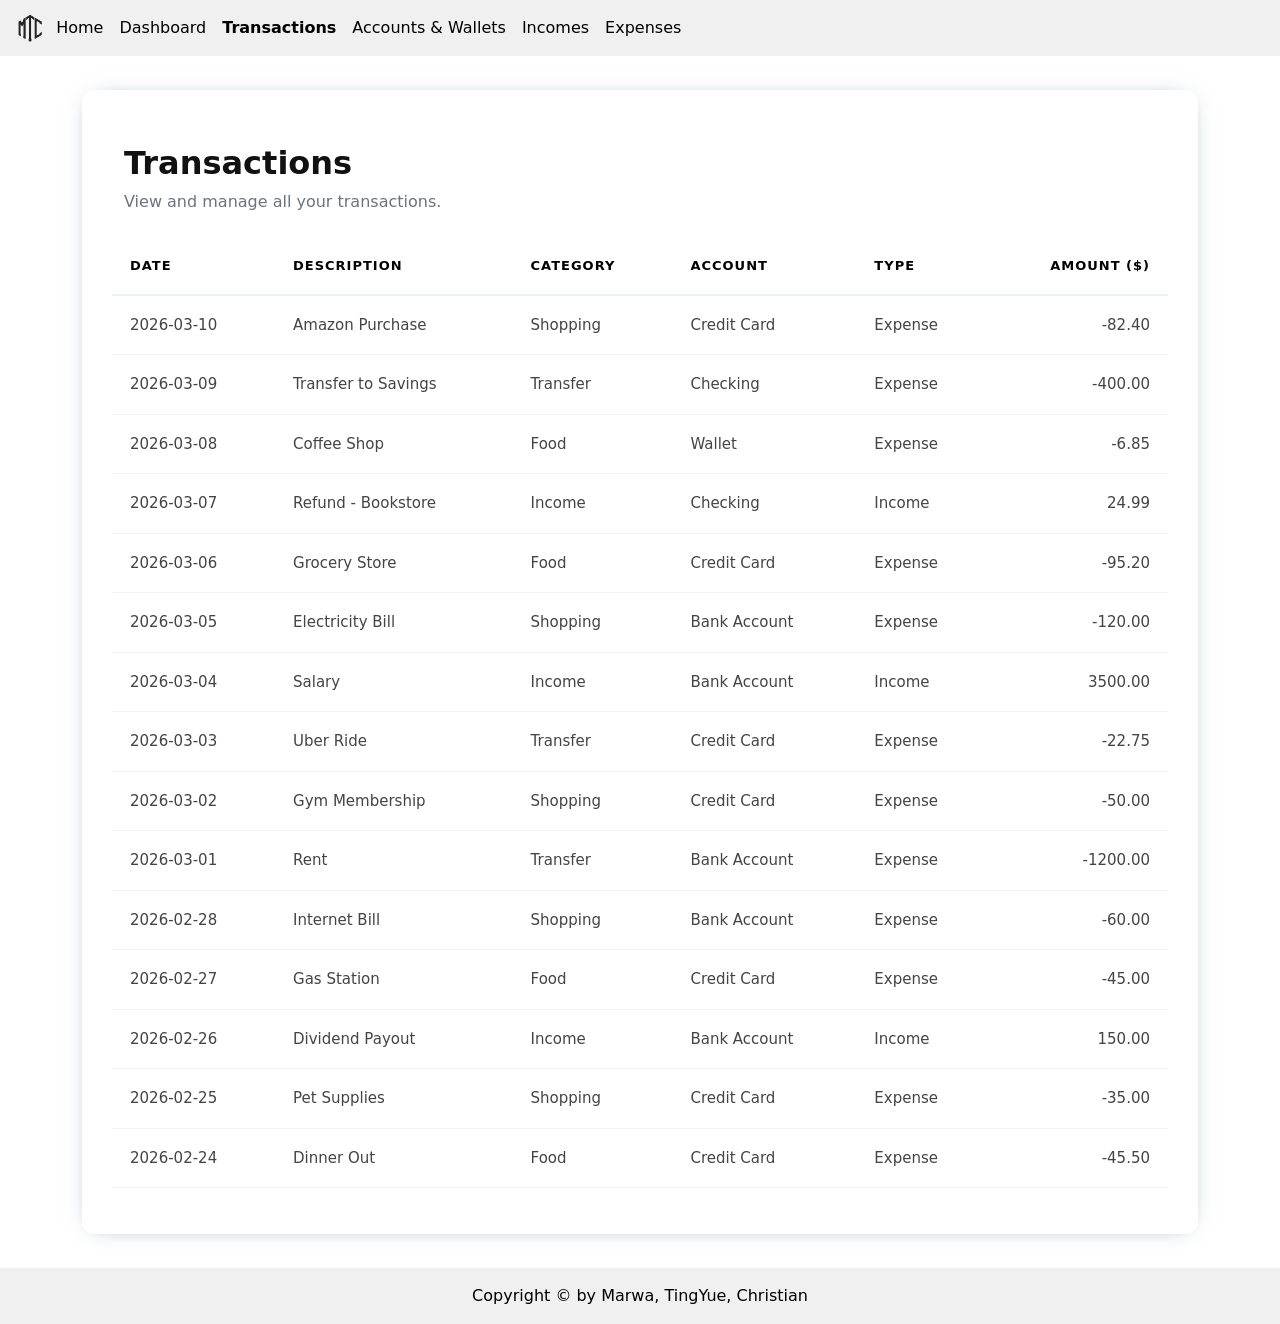
<file: transactions.html>
<!doctype html>
<html lang="en">

<head>
    <meta charset="UTF-8" />
    <meta name="viewport" content="width=device-width, initial-scale=1.0" />
    <link rel="stylesheet" type="text/css" media="screen" href="./asset/css/custom.css" />
    <link rel="stylesheet" type="text/css" media="screen" href="./asset/css/transaction.css" />
    <link href="https://cdn.jsdelivr.net/npm/bootstrap@5.3.3/dist/css/bootstrap.min.css" rel="stylesheet" />
    <link href="https://fonts.googleapis.com/css?family=Titillium+Web:400,600,700" rel="stylesheet" />
    <link rel="stylesheet" href="https://cdn.datatables.net/2.3.7/css/dataTables.dataTables.css" />
    <title>Personal Finance Tracker</title>
</head>

<body>
    <header>
        <nav class="navbar navbar-expand-sm navbar-dark">
            <div class="container-fluid">
                <img src="asset/img/logo.png" class="navbar-brand-img" alt="Logo" />
                <button class="navbar-toggler" type="button" data-bs-toggle="collapse"
                    data-bs-target="#collapsibleNavbar">
                    <span class="navbar-toggler-icon"></span>
                </button>
                <div class="collapse navbar-collapse" id="collapsibleNavbar">
                    <ul class="navbar-nav">
                        <li class="nav-item">
                            <a class="nav-link" href="index.html">Home</a>
                        </li>
                        <li class="nav-item">
                            <a class="nav-link" href="dashboard.html">Dashboard</a>
                        </li>
                        <li class="nav-item">
                            <a class="nav-link active" href="transactions.html">Transactions</a>
                        </li>
                        <li class="nav-item">
                            <a class="nav-link" href="accountWallets.html">Accounts & Wallets</a>
                        </li>
                        <li class="nav-item">
                            <a class="nav-link" href="incomes.html">Incomes</a>
                        </li>
                        <li class="nav-item">
                            <a class="nav-link" href="expenses.html">Expenses</a>
                        </li>
                    </ul>
                </div>
            </div>
        </nav>
    </header>

    <div id="wrapper">
        <div class="content-area">
            <div class="container-xl mt-4">
                <div class="row">
                    <div class="col-md-12">
                        <div class="box " style="padding: 30px; max-height: none;">
                            <div class="container-xl">
                                <div class="page-heading mb-4">
                                    <h1>Transactions</h1>
                                    <p>View and manage all your transactions.</p>
                                </div>
                            </div>
                            <table id="transaction-table" class="table">
                                <thead>
                                    <tr>
                                        <th>Date</th>
                                        <th>Description</th>
                                        <th>Category</th>
                                        <th>Account</th>
                                        <th>Type</th>
                                        <th>Amount ($)</th>
                                    </tr>
                                </thead>
                                <tbody>
                                    <tr>
                                        <td>2026-03-10</td>
                                        <td>Amazon Purchase</td>
                                        <td>Shopping</td>
                                        <td>Credit Card</td>
                                        <td>Expense</td>
                                        <td>-82.40</td>
                                    </tr>
                                    <tr>
                                        <td>2026-03-09</td>
                                        <td>Transfer to Savings</td>
                                        <td>Transfer</td>
                                        <td>Checking</td>
                                        <td>Expense</td>
                                        <td>-400.00</td>
                                    </tr>
                                    <tr>
                                        <td>2026-03-08</td>
                                        <td>Coffee Shop</td>
                                        <td>Food</td>
                                        <td>Wallet</td>
                                        <td>Expense</td>
                                        <td>-6.85</td>
                                    </tr>
                                    <tr>
                                        <td>2026-03-07</td>
                                        <td>Refund - Bookstore</td>
                                        <td>Income</td>
                                        <td>Checking</td>
                                        <td>Income</td>
                                        <td>24.99</td>
                                    </tr>
                                    <tr>
                                        <td>2026-03-06</td>
                                        <td>Grocery Store</td>
                                        <td>Food</td>
                                        <td>Credit Card</td>
                                        <td>Expense</td>
                                        <td>-95.20</td>
                                    </tr>
                                    <tr>
                                        <td>2026-03-05</td>
                                        <td>Electricity Bill</td>
                                        <td>Shopping</td>
                                        <td>Bank Account</td>
                                        <td>Expense</td>
                                        <td>-120.00</td>
                                    </tr>
                                    <tr>
                                        <td>2026-03-04</td>
                                        <td>Salary</td>
                                        <td>Income</td>
                                        <td>Bank Account</td>
                                        <td>Income</td>
                                        <td>3500.00</td>
                                    </tr>
                                    <tr>
                                        <td>2026-03-03</td>
                                        <td>Uber Ride</td>
                                        <td>Transfer</td>
                                        <td>Credit Card</td>
                                        <td>Expense</td>
                                        <td>-22.75</td>
                                    </tr>
                                    <tr>
                                        <td>2026-03-02</td>
                                        <td>Gym Membership</td>
                                        <td>Shopping</td>
                                        <td>Credit Card</td>
                                        <td>Expense</td>
                                        <td>-50.00</td>
                                    </tr>
                                    <tr>
                                        <td>2026-03-01</td>
                                        <td>Rent</td>
                                        <td>Transfer</td>
                                        <td>Bank Account</td>
                                        <td>Expense</td>
                                        <td>-1200.00</td>
                                    </tr>
                                    <tr>
                                        <td>2026-02-28</td>
                                        <td>Internet Bill</td>
                                        <td>Shopping</td>
                                        <td>Bank Account</td>
                                        <td>Expense</td>
                                        <td>-60.00</td>
                                    </tr>
                                    <tr>
                                        <td>2026-02-27</td>
                                        <td>Gas Station</td>
                                        <td>Food</td>
                                        <td>Credit Card</td>
                                        <td>Expense</td>
                                        <td>-45.00</td>
                                    </tr>
                                    <tr>
                                        <td>2026-02-26</td>
                                        <td>Dividend Payout</td>
                                        <td>Income</td>
                                        <td>Bank Account</td>
                                        <td>Income</td>
                                        <td>150.00</td>
                                    </tr>
                                    <tr>
                                        <td>2026-02-25</td>
                                        <td>Pet Supplies</td>
                                        <td>Shopping</td>
                                        <td>Credit Card</td>
                                        <td>Expense</td>
                                        <td>-35.00</td>
                                    </tr>
                                    <tr>
                                        <td>2026-02-24</td>
                                        <td>Dinner Out</td>
                                        <td>Food</td>
                                        <td>Credit Card</td>
                                        <td>Expense</td>
                                        <td>-45.50</td>
                                    </tr>
                                </tbody>
                            </table>
                        </div>
                    </div>
                </div>
            </div>
        </div>
    </div>


    <!-- Footer -->
    <footer class="footer text-center text-black py-3 mt-4">
        <div class="container">
            Copyright &copy; by Marwa, TingYue, Christian
        </div>
    </footer>

    <script src="https://code.jquery.com/jquery-3.7.1.js"></script>
    <script src="https://cdn.jsdelivr.net/npm/bootstrap@5.3.3/dist/js/bootstrap.bundle.min.js"></script>
    <script src="https://cdn.datatables.net/2.3.7/js/dataTables.js"></script>
    <script src="asset/js/transaction.js"></script>
</body>

</html>
</file>
<file: asset/css/index.css>
.home-body {
    min-height: 100vh;
    background-color: white;
    background-image: radial-gradient(#ccc 1px, transparent 1px);
    background-size: 20px 20px; /* distance between dots */
}

.hero {
    margin-top: 5%;
    min-height: 85vh;
    display: flex;
    align-items: center;
}

.hero-text h6 {
    text-transform: uppercase;
    letter-spacing: 2px;
    font-size: 14px;
}

.hero-text h1 {
    font-size: 48px;
    margin: 20px 0;
    color: #222;
}

.hero-text p {
    font-size: 18px;
    color: #555;
}

.hero-btn {
    margin-top: 20px;
    padding: 12px 28px;
    border-radius: 30px;
}

.hero-image img {
    width: 100%;
    max-width: 500px;
    display: block;
    margin: auto;
}

.learn-more-btn {
    font-weight: 500 !important;
}

.user-testimony {
    background-color: white;
    height: 200px;
}

.user-testimony h5 {
    font-weight: 600;
    margin-bottom: 10px;
}

.user-testimony p {
    font-size: 0.95rem;
    line-height: 1.5;
}

.testimony-container,
.offer-container {
    margin-top: 10%;
}

.testimony-container {
    margin-bottom: 10%;
}

.offer-card {
    border-left: 4px solid #fee930dd;
}

.offer-card h5 {
    font-weight: 700;
    margin-bottom: 10px;
}

/* Section Title */
.section-title {
    font-weight: 700;
}

/* Avatar Images */
.testimonial-avatar {
    width: 100px;
    height: 100px;
    object-fit: cover;
    border-radius: 50%;
    border: 3px solid #0cc228;
}

/* Name */
.testimonial-name {
    font-weight: 600;
    transition: color 0.3s;
}

/* Divider */
.testimonial-divider {
    width: 50px;
    border-top: 2px solid #0cc228;
    margin: 0 auto;
}

/* Quote */
.testimonial-quote {
    font-size: 0.95rem;
    line-height: 1.6;
    color: #6c757d;
}
</file>
<file: asset/css/custom.css>
body {
    background-color: #eff4f7;
    color: #777;
    font-family: 'Titillium Web', Arial, Helvetica, sans-serif;
}

.content-area {
    margin: 0 auto;
}

#topnav {
    background: #37474f;
    height: 60px;
    display: flex;
    flex-direction: row;
    align-items: center;
    font-size: 14px;
}

.logo {
    display: flex;
    flex-direction: row;
    align-items: center;
    flex: 1 0 0;
}

.navbar,
.footer {
    background-color: #f0f0f0 !important;
}

.nav-link {
    color: #000000 !important;
}

.nav-link.active {
    font-weight: 600;
}

.navbar-brand-img {
    height: 36px;
    width: auto;
    display: inline-block;
}

.soft-badge {
    display: inline-block;
    padding: 7px 10px;
    border-radius: 999px;
    font-size: 0.8rem;
    font-weight: 600;
}

.pink-badge {
    background-color: #fde2ef;
    color: #be185d;
}

/* Badge color variations */
.yellow-badge {
    background-color: #fff4cc;
    color: #9a6b00;
}

.blue-badge {
    background-color: #dbeafe;
    color: #1d4ed8;
}

.green-badge {
    background-color: #dcfce7;
    color: #15803d;
}

.purple-badge {
    background-color: #ede9fe;
    color: #7c3aed;
}

.gold-badge {
    background-color: #fef3c7;
    color: #b45309;
}

.red-badge {
    background-color: #fee2e2;
    color: #b91c1c;
}

.gray-badge {
    background-color: #f3f4f6;
    color: #4b5563;
}

.box {
    background-color: #fff;
    border-radius: 12px;
    margin: 10px auto;
    box-shadow: 0px 1px 22px -12px #607d8b;
}


.page-heading h1 {
    font-size: 2rem;
    font-weight: 700;
    color: #111111;
    margin-bottom: 8px;
}

.page-heading p {
    color: #6b7280;
    margin-bottom: 0;
}

.page-heading {
    padding-top: 1.5rem;
}
</file>
<file: asset/css/accountWallets.css>
.dashboard-card {
    background-color: white;
    border: 1px solid #e5e7eb;
    border-radius: 16px;
    padding: 22px;
    box-shadow: 0 2px 10px rgba(0, 0, 0, 0.03);
}

.summary-card {
    display: flex;
    align-items: center;
    gap: 16px;
    min-height: 120px;
}

.summary-icon {
    width: 58px;
    height: 58px;
    border-radius: 14px;
    display: flex;
    align-items: center;
    justify-content: center;
    color: white;
    font-size: 1.35rem;
    flex-shrink: 0;
}

.summary-card h6 {
    color: #6b7280;
    margin-bottom: 5px;
    font-size: 0.9rem;
}

.summary-card h3 {
    margin-bottom: 4px;
    font-size: 1.45rem;
    font-weight: 700;
    color: #111111;
}

.summary-card p {
    margin-bottom: 0;
    color: #16a34a;
    font-size: 0.88rem;
    font-weight: 600;
}

.gold-bg {
    background-color: #e7a90b;
}

.blue-bg {
    background-color: #3b82f6;
}

.green-bg {
    background-color: #22c55e;
}

.purple-bg {
    background-color: #8b5cf6;
}

.section-top {
    display: flex;
    justify-content: space-between;
    align-items: center;
    margin-bottom: 18px;
}

.section-top h4 {
    margin: 0;
    font-size: 1.2rem;
    font-weight: 700;
    color: #111111;
}

.section-top a {
    text-decoration: none;
    color: #0d6efd;
    font-weight: 600;
    font-size: 0.92rem;
}

.account-item {
    border: 1px solid #eceff3;
    background-color: #fafafa;
    border-radius: 14px;
    padding: 16px;
    margin-bottom: 14px;
    display: flex;
    justify-content: space-between;
    align-items: center;
}

.account-left {
    display: flex;
    align-items: center;
    gap: 14px;
}

.account-strip {
    width: 6px;
    height: 56px;
    border-radius: 999px;
}

.account-left h5 {
    margin: 0 0 4px 0;
    font-size: 1rem;
    font-weight: 700;
}

.account-left p {
    margin: 0;
    color: #6b7280;
    font-size: 0.9rem;
}

.account-right {
    display: flex;
    align-items: center;
    gap: 14px;
    font-size: 1rem;
    color: #111111;
}

.small-status {
    display: inline-block;
    margin-left: 8px;
    padding: 4px 8px;
    border-radius: 999px;
    font-size: 0.72rem;
    font-weight: 600;
    vertical-align: middle;
}

.status-primary {
    background-color: #dbeafe;
    color: #1d4ed8;
}

.status-active {
    background-color: #dcfce7;
    color: #15803d;
}

.status-linked {
    background-color: #ede9fe;
    color: #6d28d9;
}

.activity-table thead th {
    color: #6b7280;
    font-size: 0.88rem;
    font-weight: 700;
    border-bottom: 1px solid #e5e7eb;
}

.activity-table tbody td {
    padding-top: 16px;
    padding-bottom: 16px;
    font-size: 0.95rem;
}


.wallet-box {
    background: linear-gradient(135deg, #111111, #2f2f2f);
    border-radius: 16px;
    color: white;
    padding: 20px;
    margin-bottom: 18px;
}

.wallet-box p {
    margin-bottom: 8px;
    color: #d1d5db;
    font-size: 0.92rem;
}

.wallet-box h2 {
    margin-bottom: 8px;
    font-size: 2rem;
    font-weight: 700;
}

.wallet-box span {
    color: #e5e7eb;
    font-size: 0.9rem;
}

.quick-btn {
    background-color: #f8f9fb;
    border: 1px solid #e5e7eb;
    border-radius: 12px;
    padding: 14px 10px;
    font-weight: 600;
    color: #111111;
}

.quick-btn:hover {
    background-color: #eef2f7;
    border-color: #dbe2ea;
}

.mini-card {
    border-radius: 16px;
    padding: 18px;
    color: white;
    margin-bottom: 14px;
}

.mini-card p {
    margin-bottom: 6px;
    opacity: 0.9;
    font-size: 0.88rem;
}

.mini-card h5 {
    margin-bottom: 22px;
    font-weight: 700;
    letter-spacing: 1px;
}

.mini-card span {
    font-size: 0.94rem;
    opacity: 0.95;
}

.dark-card {
    background: linear-gradient(135deg, #111827, #374151);
}

.blue-card {
    background: linear-gradient(135deg, #1d4ed8, #3b82f6);
}

.action-box {
    border: 1px solid #e5e7eb;
    background-color: #fafafa;
    border-radius: 14px;
    padding: 22px 16px;
    text-align: center;
    font-weight: 600;
    color: #111111;
}

.action-box:hover {
    background-color: #f3f4f6;
}

.manage-box {
    border: 1px solid #e5e7eb;
    background-color: #fafafa;
    border-radius: 14px;
    padding: 22px 18px;
    height: 100%;
}

.manage-box i {
    font-size: 1.5rem;
    color: #0d6efd;
    margin-bottom: 12px;
    display: inline-block;
}

.manage-box h6 {
    font-weight: 700;
    margin-bottom: 8px;
}

.manage-box p {
    color: #6b7280;
    font-size: 0.92rem;
    margin-bottom: 16px;
}

.manage-btn {
    background-color: #111111;
    color: white;
    font-weight: 600;
    border-radius: 10px;
    padding: 8px 14px;
}

.manage-btn:hover {
    background-color: #000000;
    color: white;
}

.breakdown-item {
    margin-bottom: 18px;
}

.breakdown-item span {
    font-size: 0.92rem;
    font-weight: 600;
}

.progress {
    height: 10px;
    border-radius: 999px;
    background-color: #eceff3;
    margin-top: 8px;
}

@media (max-width: 767px) {
    .account-item {
        flex-direction: column;
        align-items: flex-start;
        gap: 12px;
    }

    .account-right {
        width: 100%;
        justify-content: space-between;
    }

    .page-heading h1 {
        font-size: 1.6rem;
    }
}
</file>
<file: asset/css/income.css>
.page-heading h1 {
    font-size: 2rem;
    font-weight: 700;
    color: #111111;
    margin-bottom: 8px;
}

.page-heading p {
    color: #6b7280;
    margin-bottom: 0;
}

.income-card {
    background-color: white;
    border: 1px solid #e5e7eb;
    border-radius: 16px;
    padding: 22px;
    box-shadow: 0 2px 10px rgba(0, 0, 0, 0.03);
}

.summary-card {
    display: flex;
    align-items: center;
    gap: 16px;
    min-height: 120px;
}

.summary-icon,
.source-icon {
    width: 58px;
    height: 58px;
    border-radius: 14px;
    display: flex;
    align-items: center;
    justify-content: center;
    color: white;
    font-size: 1.35rem;
    flex-shrink: 0;
}

.summary-card h6 {
    color: #6b7280;
    margin-bottom: 5px;
    font-size: 0.9rem;
}

.summary-card h3 {
    margin-bottom: 4px;
    font-size: 1.45rem;
    font-weight: 700;
    color: #111111;
}

.summary-card p {
    margin-bottom: 0;
    color: #16a34a;
    font-size: 0.88rem;
    font-weight: 600;
}

.green-bg {
    background-color: #22c55e;
}

.blue-bg {
    background-color: #3b82f6;
}

.gold-bg {
    background-color: #e7a90b;
}

.purple-bg {
    background-color: #8b5cf6;
}

.section-top {
    display: flex;
    justify-content: space-between;
    align-items: center;
    margin-bottom: 18px;
}

.section-top h4 {
    margin: 0;
    font-size: 1.2rem;
    font-weight: 700;
    color: #111111;
}

.section-top a {
    text-decoration: none;
    color: #0d6efd;
    font-weight: 600;
    font-size: 0.92rem;
}

.source-item {
    border: 1px solid #eceff3;
    background-color: #fafafa;
    border-radius: 14px;
    padding: 16px;
    margin-bottom: 14px;
    display: flex;
    justify-content: space-between;
    align-items: center;
}

.source-left {
    display: flex;
    align-items: center;
    gap: 14px;
}

.source-left h5 {
    margin: 0 0 4px 0;
    font-size: 1rem;
    font-weight: 700;
}

.source-left p {
    margin: 0;
    color: #6b7280;
    font-size: 0.9rem;
}

.source-right {
    display: flex;
    align-items: center;
    gap: 14px;
    font-size: 1rem;
    color: #111111;
}

.small-status {
    display: inline-block;
    margin-left: 8px;
    padding: 4px 8px;
    border-radius: 999px;
    font-size: 0.72rem;
    font-weight: 600;
    vertical-align: middle;
}

.status-primary {
    background-color: #dbeafe;
    color: #1d4ed8;
}

.status-active {
    background-color: #dcfce7;
    color: #15803d;
}

.status-linked {
    background-color: #ede9fe;
    color: #6d28d9;
}

.income-table thead th {
    color: #6b7280;
    font-size: 0.88rem;
    font-weight: 700;
    border-bottom: 1px solid #e5e7eb;
}

.income-table tbody td {
    padding-top: 16px;
    padding-bottom: 16px;
    font-size: 0.95rem;
}

.goal-box {
    background: linear-gradient(135deg, #111111, #2f2f2f);
    border-radius: 16px;
    color: white;
    padding: 20px;
}

.goal-box p {
    margin-bottom: 8px;
    color: #d1d5db;
    font-size: 0.92rem;
}

.goal-box h2 {
    margin-bottom: 8px;
    font-size: 1.8rem;
    font-weight: 700;
}

.goal-box span {
    color: #e5e7eb;
    font-size: 0.9rem;
}

.goal-progress {
    height: 10px;
    border-radius: 999px;
    background-color: #eceff3;
}

.goal-percent {
    font-size: 0.9rem;
    color: #6b7280;
    margin-bottom: 0;
    font-weight: 600;
}

.breakdown-item {
    margin-bottom: 18px;
}

.breakdown-item span {
    font-size: 0.92rem;
    font-weight: 600;
}

.progress {
    height: 10px;
    border-radius: 999px;
    background-color: #eceff3;
    margin-top: 8px;
}

.deposit-item {
    border: 1px solid #eceff3;
    background-color: #fafafa;
    border-radius: 14px;
    padding: 14px 16px;
    margin-bottom: 14px;
    display: flex;
    justify-content: space-between;
    align-items: center;
}

.deposit-item h6 {
    margin: 0 0 4px 0;
    font-weight: 700;
}

.deposit-item p {
    margin: 0;
    color: #6b7280;
    font-size: 0.88rem;
}

.deposit-item strong {
    color: #15803d;
}

.manage-box {
    border: 1px solid #e5e7eb;
    background-color: #fafafa;
    border-radius: 14px;
    padding: 22px 18px;
    height: 100%;
}

.manage-box i {
    font-size: 1.5rem;
    color: #0d6efd;
    margin-bottom: 12px;
    display: inline-block;
}

.manage-box h6 {
    font-weight: 700;
    margin-bottom: 8px;
}

.manage-box p {
    color: #6b7280;
    font-size: 0.92rem;
    margin-bottom: 16px;
}

.manage-btn {
    background-color: #111111;
    color: white;
    font-weight: 600;
    border-radius: 10px;
    padding: 8px 14px;
}

.manage-btn:hover {
    background-color: #000000;
    color: white;
}

.action-box {
    border: 1px solid #e5e7eb;
    background-color: #fafafa;
    border-radius: 14px;
    padding: 22px 16px;
    text-align: center;
    font-weight: 600;
    color: #111111;
}

.action-box:hover {
    background-color: #f3f4f6;
}

@media (max-width: 767px) {
    .source-item {
        flex-direction: column;
        align-items: flex-start;
        gap: 12px;
    }

    .source-right {
        width: 100%;
        justify-content: space-between;
    }

    .page-heading h1 {
        font-size: 1.6rem;
    }
}
</file>
<file: asset/css/transaction.css>
.box {
    min-height: 750px;
    padding: 0 0 2rem 0;
    overflow: visible;
}

div.dt-layout-row {
    display: flex;
    justify-content: space-between;
    padding: 15px 18px;
    margin: 0 !important;
}

div.dt-layout-start,
div.dt-layout-end {
    display: flex;
    align-items: center;
    gap: 8px;
}

#transaction-table td:first-child,
#transaction-table th:first-child {
    text-align: left !important;
}

div.dt-search input {
    border: 1px solid #e0e3e8;
    border-radius: 20px;
    padding: 7px 16px;
    font-size: 13px;
    color: #444;
    outline: none;
}


/* ── Table ── */
#transaction-table {
    border-collapse: collapse;
    width: 100%;
}

#transaction-table thead th {
    text-transform: uppercase;
    font-size: 13px;
    font-weight: 700;
    letter-spacing: 1px;
    padding: 18px;
    border-bottom: 2px solid #edf2f6;
}

#transaction-table tbody td {
    padding: 18px;
    border-bottom: 1px solid #f1f4f7;
    color: #444;
    font-size: 15px;
}

#transaction-table th:last-child,
#transaction-table td:last-child {
    text-align: right;
}


/* ── income/expense colors ── */
.text-income {
    color: #28a745 !important;
    font-weight: 600;
}

.text-expense {
    color: #dc3545 !important;
    font-weight: 600;
}

/* ── New button ── */
.btn-new-wrapper {
    position: relative;
}

.btn-add {
    background: #4f8ef7;
    color: #fff;
    border: none;
    border-radius: 20px;
    padding: 7px 16px;
    font-size: 13px;
    font-weight: 600;
    cursor: pointer;
}

.btn-new-dropdown {
    display: none;
    position: absolute;
    top: calc(100% + 6px);
    left: 0;
    background: #fff;
    border: 1px solid #e0e3e8;
    border-radius: 10px;
    box-shadow: 0 8px 24px rgba(0, 0, 0, 0.1);
    z-index: 100;
    min-width: 130px;
    flex-direction: column;
    overflow: hidden;
}

.btn-new-dropdown.open {
    display: flex;
}

.btn-new-option {
    background: #fff;
    border: none;
    padding: 7px 16px;
    font-size: 13px;
    color: #444;
    text-align: left;
    cursor: pointer;
}

.btn-new-option:hover {
    background: #f5f8ff;
    color: #4f8ef7;
}

/* ── Filter ── */
.filter-btn {
    border: 1px solid #e0e3e8;
    border-radius: 20px;
    padding: 7px 16px;
    font-size: 13px;
    font-weight: 600;
    color: #8799a2;
    background: #fff;
    cursor: pointer;
}

.filter-panel {
    display: none;
    position: absolute;
    top: calc(100% + 8px);
    right: 0;
    background: #fff;
    border: 1px solid #e0e3e8;
    border-radius: 12px;
    box-shadow: 0 8px 24px rgba(0, 0, 0, 0.1);
    padding: 1.25rem;
    width: 220px;
    flex-direction: column;
    gap: 1rem;
    z-index: 100;
}

.filter-panel.open {
    display: flex;
}

.filter-group {
    display: flex;
    flex-direction: column;
    gap: 4px;
}

.filter-group label {
    font-size: 11px;
    font-weight: 700;
    text-transform: uppercase;
    letter-spacing: 0.06em;
    color: #8799a2;
}

.filter-group select,
.filter-group input[type='date'] {
    border: 1px solid #e0e3e8;
    border-radius: 8px;
    padding: 6px 10px;
    font-size: 13px;
    color: #444;
    outline: none;
}
</file>
